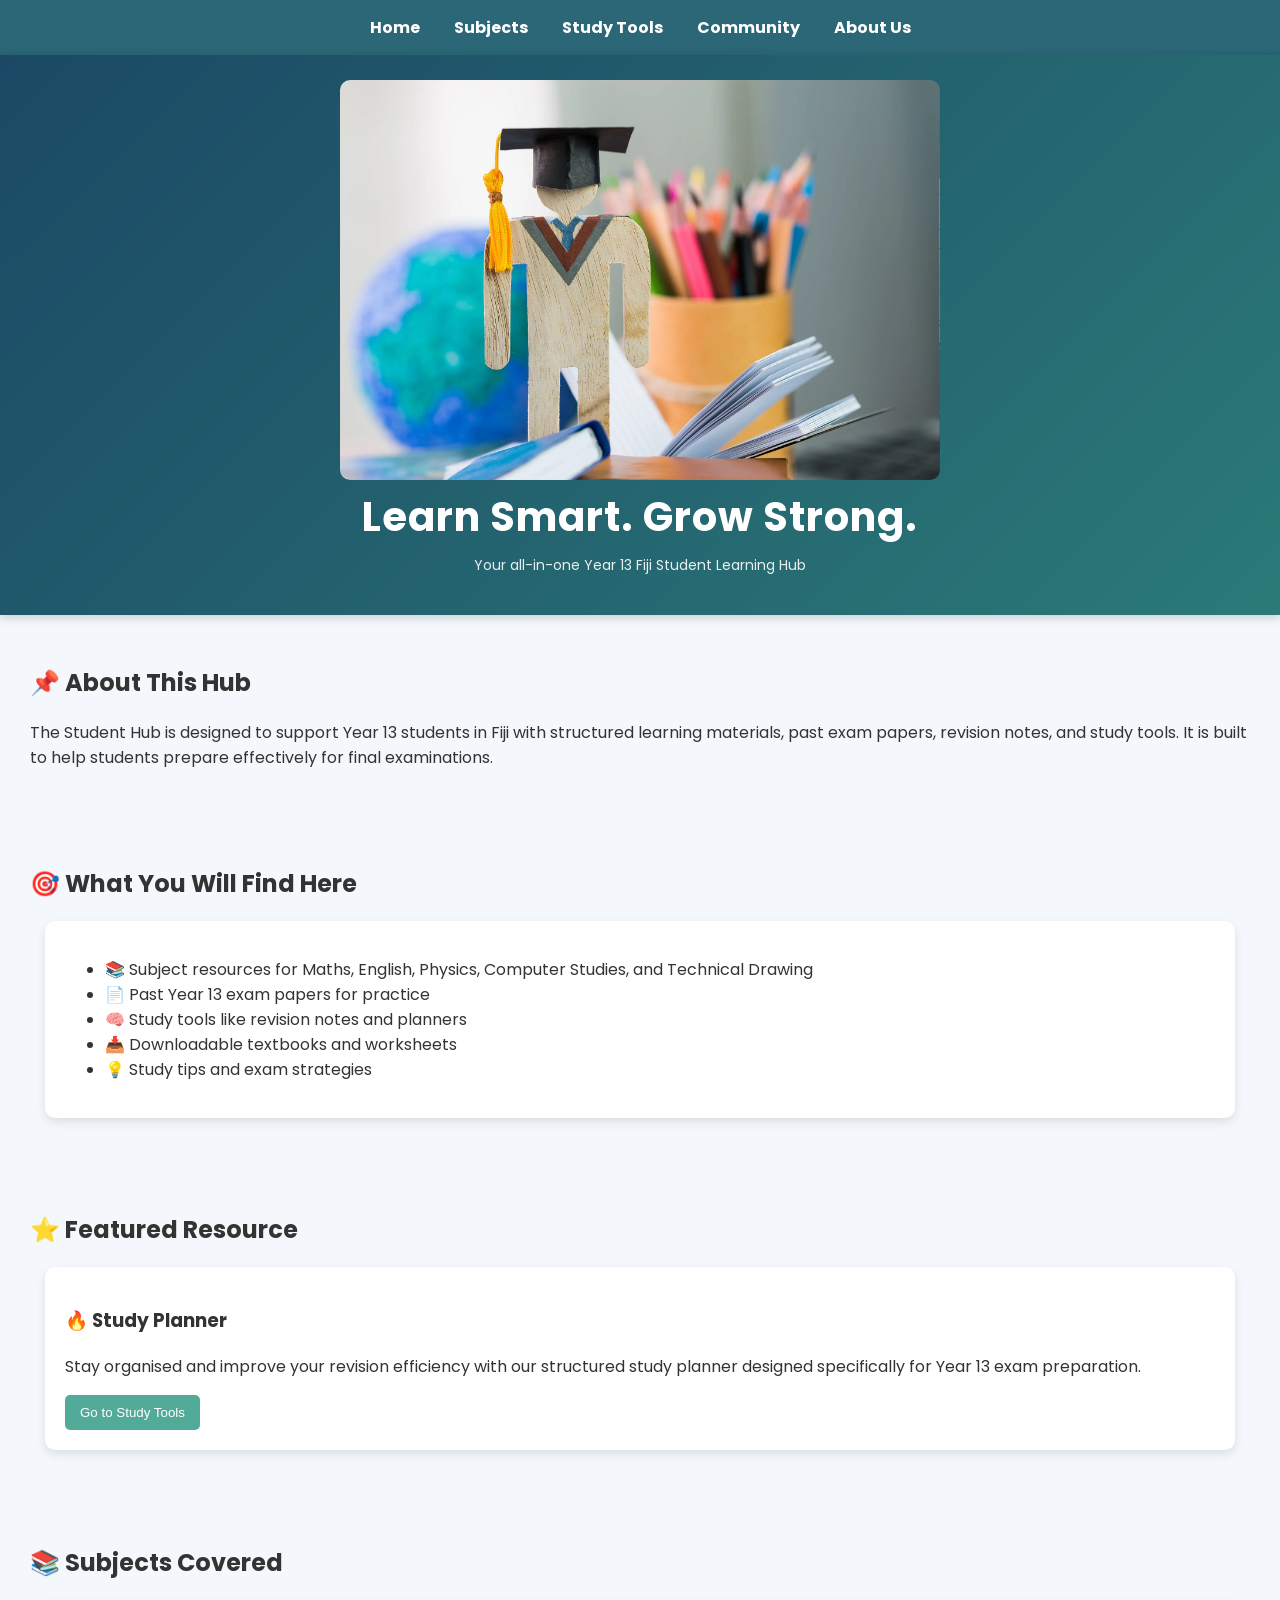
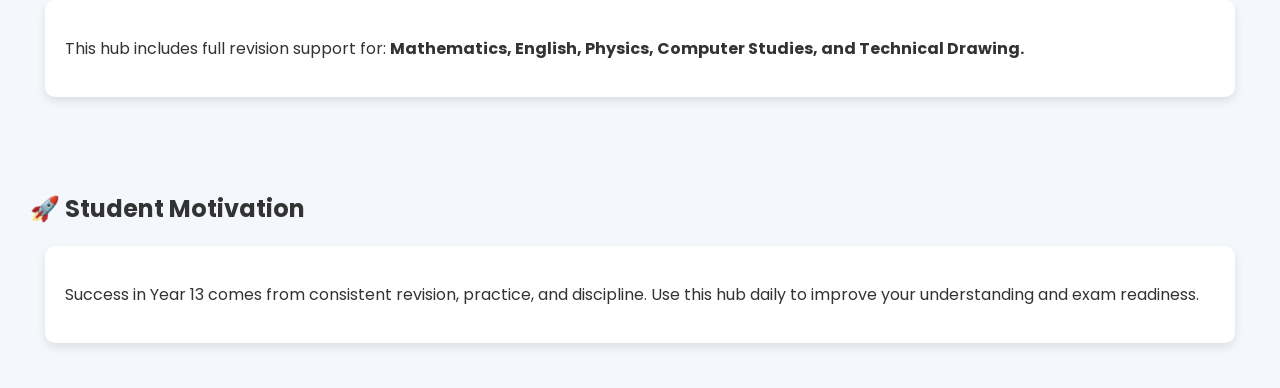
<file: index.html>
<!DOCTYPE html>
<html>
<head>
    <title>Student Hub</title>
    <meta name="viewport" content="width=device-width, initial-scale=1.0">
    <link rel="stylesheet" href="style.css">

    <script>
    window.onload = function () {

        let slides = document.getElementsByClassName("slide");
        let index = 0;

        function showNext() {
            slides[index].classList.remove("active");
            index = (index + 1) % slides.length;
            slides[index].classList.add("active");
        }

        setInterval(showNext, 3000);
    };
    </script>
</head>

<body>

<!-- NAV -->
<nav>
    <a href="index.html">Home</a>
    <a href="subjects.html">Subjects</a>
    <a href="studytools.html">Study Tools</a>
    <a href="community.html">Community</a>
    <a href="about.html">About Us</a>
</nav>

<!-- HERO -->
<header>

    <div class="carousel">
        <img src="images/02.webp" class="slide active">
        <img src="images/03.jpg" class="slide">
        <img src="images/04.jpeg" class="slide">
    </div>

    <h1>Learn Smart. Grow Strong.</h1>
    <p>Your all-in-one Year 13 Fiji Student Learning Hub</p>

</header>

<!-- INTRO -->
<section>

    <h2>📌 About This Hub</h2>

    <p>
        The Student Hub is designed to support Year 13 students in Fiji with structured
        learning materials, past exam papers, revision notes, and study tools.
        It is built to help students prepare effectively for final examinations.
    </p>

</section>

<!-- WHAT YOU GET -->
<section>

    <h2>🎯 What You Will Find Here</h2>

    <div class="card">

        <ul>
            <li>📚 Subject resources for Maths, English, Physics, Computer Studies, and Technical Drawing</li>
            <li>📄 Past Year 13 exam papers for practice</li>
            <li>🧠 Study tools like revision notes and planners</li>
            <li>📥 Downloadable textbooks and worksheets</li>
            <li>💡 Study tips and exam strategies</li>
        </ul>

    </div>

</section>

<!-- FEATURED -->


<section>

    <h2>⭐ Featured Resource</h2>

    <div class="card">

        <h3>🔥 Study Planner</h3>
        <p>
            Stay organised and improve your revision efficiency with our structured study planner
            designed specifically for Year 13 exam preparation.
        </p>

        <button onclick="window.location.href='studytools.html'">
            Go to Study Tools
        </button>

    </div>

</section>

<!-- SUBJECT PREVIEW -->
<section>

    <h2>📚 Subjects Covered</h2>

    <div class="card">

        <p>
            This hub includes full revision support for:
            <b>Mathematics, English, Physics, Computer Studies, and Technical Drawing.</b>
        </p>

    </div>

</section>

<!-- MOTIVATION -->
<section>

    <h2>🚀 Student Motivation</h2>

    <div class="card">

        <p>
            Success in Year 13 comes from consistent revision, practice, and discipline.
            Use this hub daily to improve your understanding and exam readiness.
        </p>

    </div>

</section>

<!-- TOP BUTTON -->
<button id="topBtn" onclick="topFunction()">↑</button>

<script>
let topBtn = document.getElementById("topBtn");

window.onscroll = function() {
    if (document.documentElement.scrollTop > 100) {
        topBtn.style.display = "block";
    } else {
        topBtn.style.display = "none";
    }
};

function topFunction() {
    document.documentElement.scrollTop = 0;
}
</script>

</body>
</html>
</file>
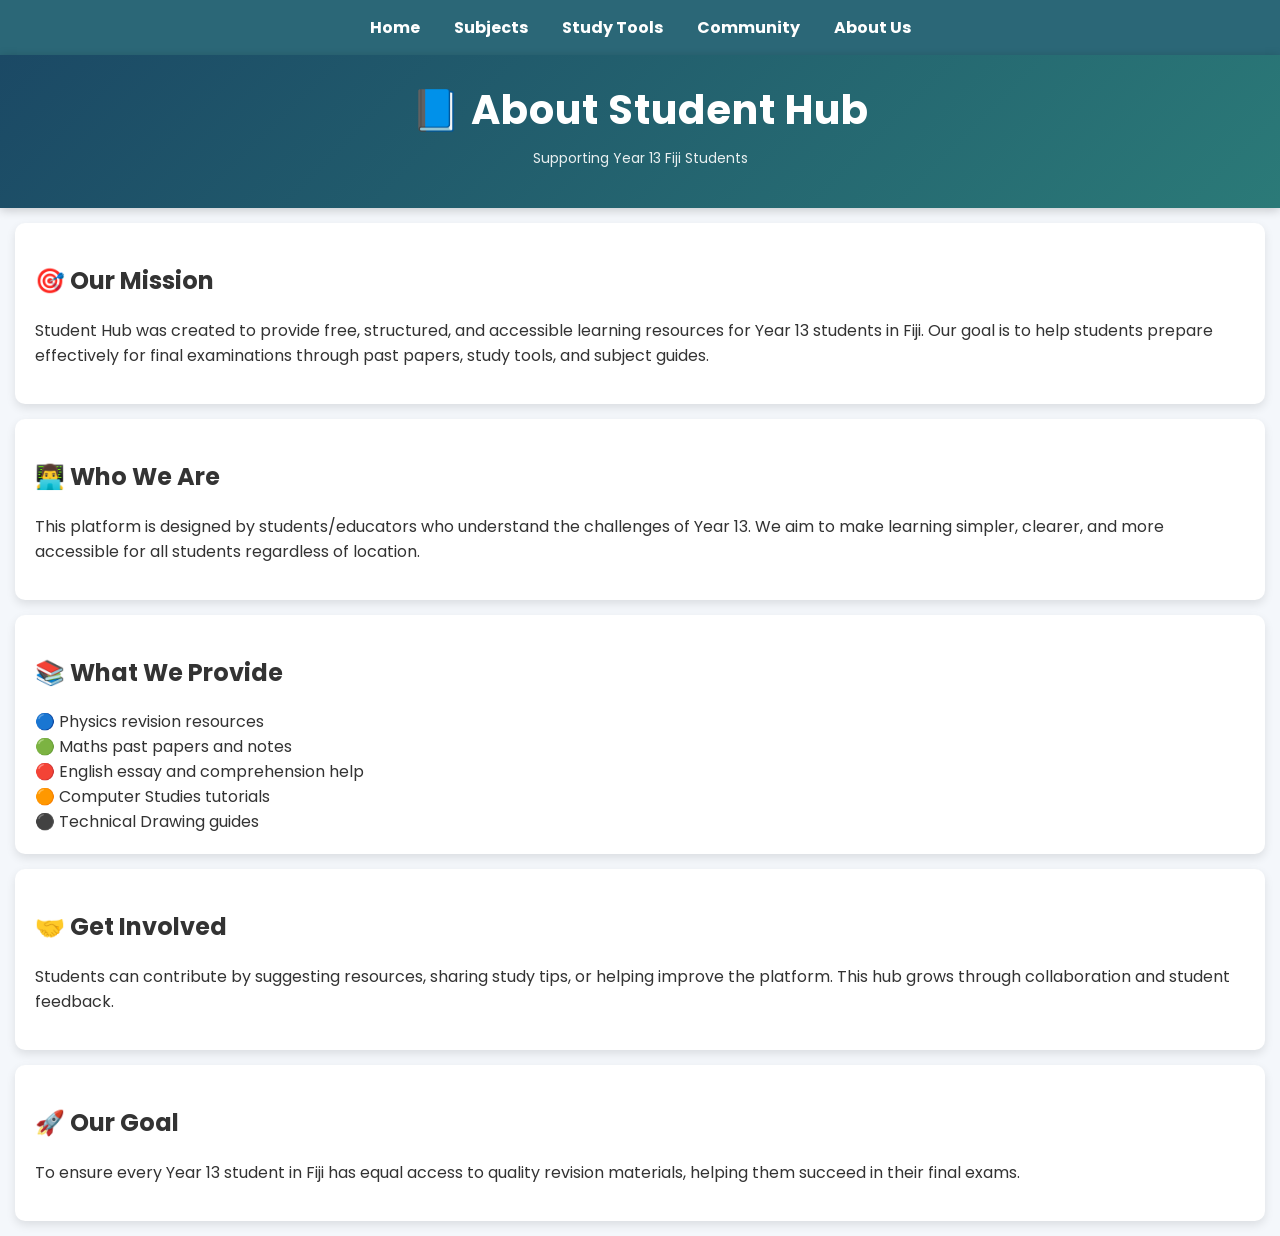
<file: about.html>
<!DOCTYPE html>
<html>
<head>
    <title>About Us - Student Hub</title>
    <meta name="viewport" content="width=device-width, initial-scale=1.0">
    <link rel="stylesheet" href="style.css">
</head>

<body>

<!-- NAV -->
<nav>
    <a href="index.html">Home</a>
    <a href="subjects.html">Subjects</a>
    <a href="studytools.html">Study Tools</a>
    <a href="community.html">Community</a>
    <a href="about.html">About Us</a>
</nav>

<!-- HEADER -->
<header>
    <h1>📘 About Student Hub</h1>
    <p>Supporting Year 13 Fiji Students</p>
</header>

<!-- ABOUT INTRO -->
<section class="card">

    <h2>🎯 Our Mission</h2>

    <p>
        Student Hub was created to provide free, structured, and accessible learning resources
        for Year 13 students in Fiji. Our goal is to help students prepare effectively for final
        examinations through past papers, study tools, and subject guides.
    </p>

</section>

<!-- WHO CREATED IT -->
<section class="card">

    <h2>👨‍💻 Who We Are</h2>

    <p>
        This platform is designed by students/educators who understand the challenges of Year 13.
        We aim to make learning simpler, clearer, and more accessible for all students regardless of location.
    </p>

</section>

<!-- WHAT WE OFFER -->
<section class="card">

    <h2>📚 What We Provide</h2>

    🔵 Physics revision resources<br>
    🟢 Maths past papers and notes<br>
    🔴 English essay and comprehension help<br>
    🟠 Computer Studies tutorials<br>
    ⚫ Technical Drawing guides<br>

</section>

<!-- CONTRIBUTION -->
<section class="card">

    <h2>🤝 Get Involved</h2>

    <p>
        Students can contribute by suggesting resources, sharing study tips, or helping improve
        the platform. This hub grows through collaboration and student feedback.
    </p>

</section>

<!-- PURPOSE -->
<section class="card">

    <h2>🚀 Our Goal</h2>

    <p>
        To ensure every Year 13 student in Fiji has equal access to quality revision materials,
        helping them succeed in their final exams.
    </p>

</section>

</body>
</html>

</section>
<button id="topBtn" onclick="topFunction()">↑</button>

<script>
let topBtn = document.getElementById("topBtn");

window.onscroll = function() {
    if (document.documentElement.scrollTop > 100) {
        topBtn.style.display = "block";
    } else {
        topBtn.style.display = "none";
    }
};

function topFunction() {
    document.documentElement.scrollTop = 0;
}
</script>
</body>
</html>
</file>
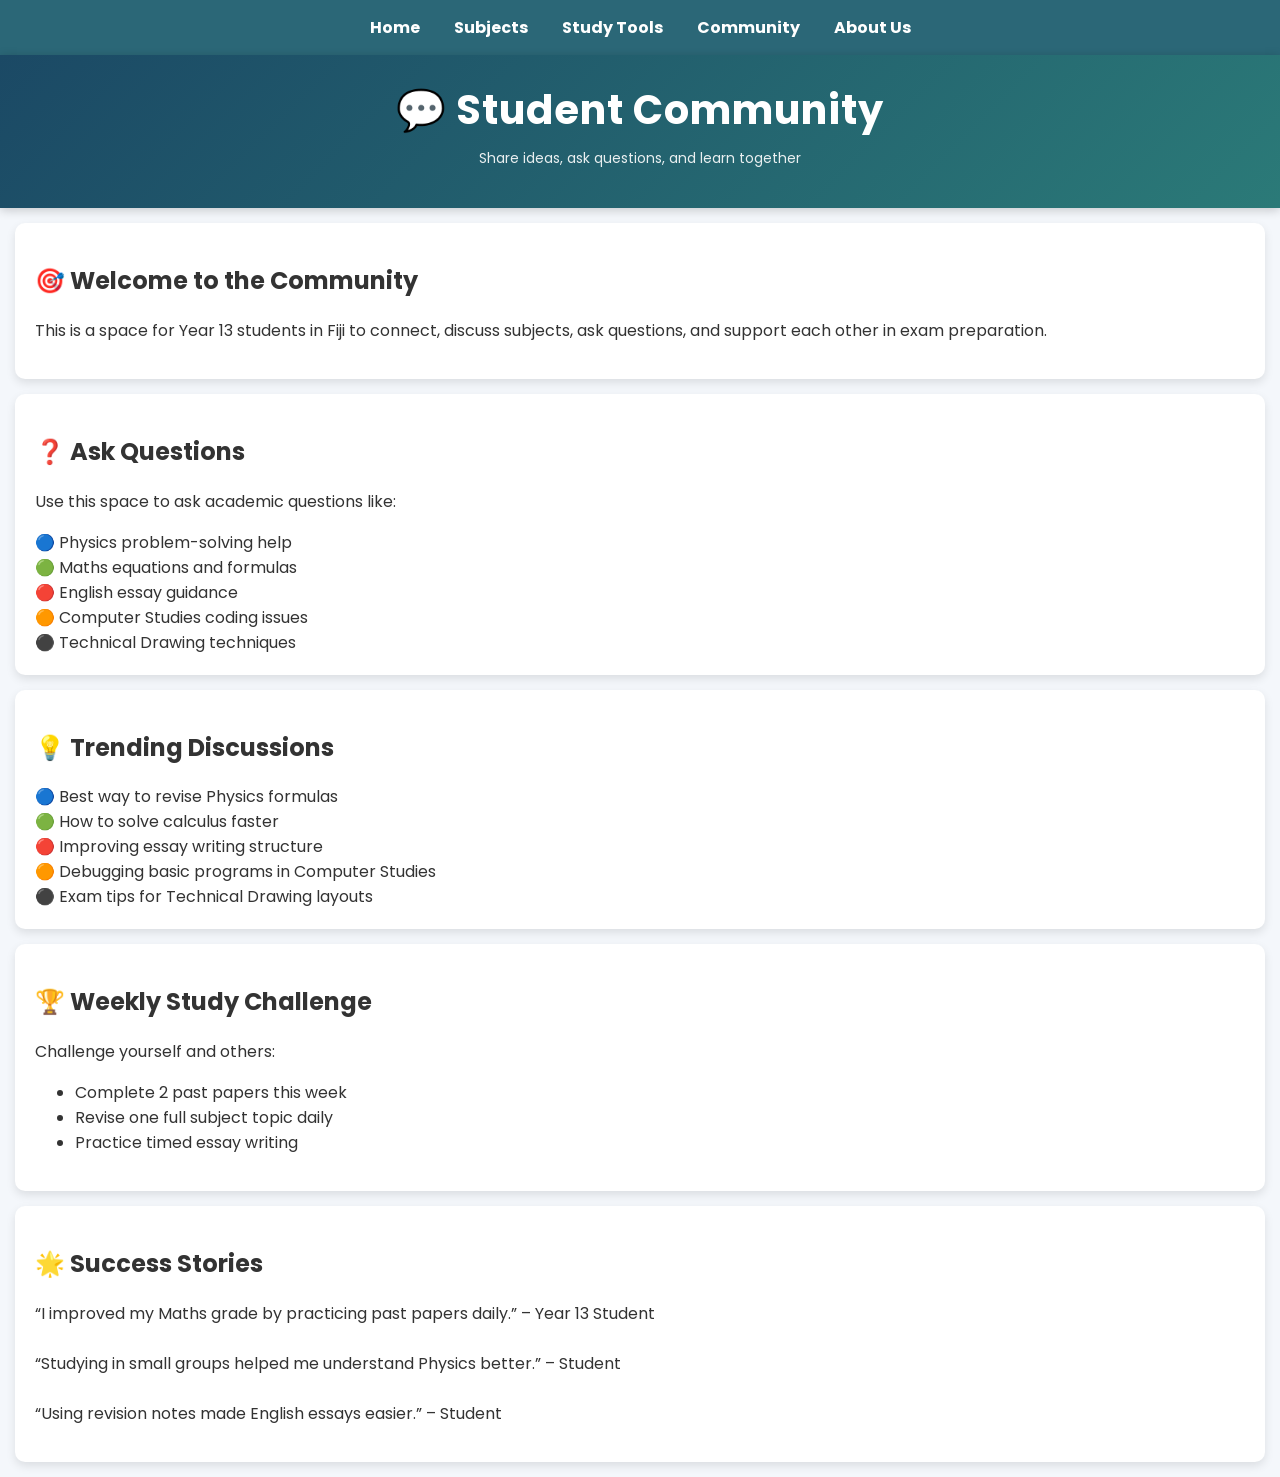
<file: community.html>
<!DOCTYPE html>
<html>
<head>
    <title>Community - Student Hub</title>
    <meta name="viewport" content="width=device-width, initial-scale=1.0">
    <link rel="stylesheet" href="style.css">
</head>

<body>

<!-- NAV -->
<nav>
    <a href="index.html">Home</a>
    <a href="subjects.html">Subjects</a>
    <a href="studytools.html">Study Tools</a>
    <a href="community.html">Community</a>
    <a href="about.html">About Us</a>
</nav>

<!-- HEADER -->
<header>
    <h1>💬 Student Community</h1>
    <p>Share ideas, ask questions, and learn together</p>
</header>

<!-- INTRO -->
<section class="card">

    <h2>🎯 Welcome to the Community</h2>

    <p>
        This is a space for Year 13 students in Fiji to connect, discuss subjects,
        ask questions, and support each other in exam preparation.
    </p>

</section>

<!-- QUESTIONS SECTION -->
<section class="card">

    <h2>❓ Ask Questions</h2>

    <p>
        Use this space to ask academic questions like:
    </p>

    🔵 Physics problem-solving help<br>
    🟢 Maths equations and formulas<br>
    🔴 English essay guidance<br>
    🟠 Computer Studies coding issues<br>
    ⚫ Technical Drawing techniques<br>

</section>

<!-- DISCUSSION TOPICS -->
<section class="card">

    <h2>💡 Trending Discussions</h2>

    🔵 Best way to revise Physics formulas<br>
    🟢 How to solve calculus faster<br>
    🔴 Improving essay writing structure<br>
    🟠 Debugging basic programs in Computer Studies<br>
    ⚫ Exam tips for Technical Drawing layouts<br>

</section>

<!-- CHALLENGES -->
<section class="card">

    <h2>🏆 Weekly Study Challenge</h2>

    <p>
        Challenge yourself and others:
    </p>

    <ul>
        <li>Complete 2 past papers this week</li>
        <li>Revise one full subject topic daily</li>
        <li>Practice timed essay writing</li>
    </ul>

</section>

<!-- SUCCESS STORIES -->
<section class="card">

    <h2>🌟 Success Stories</h2>

    <p>
        “I improved my Maths grade by practicing past papers daily.” – Year 13 Student<br><br>

        “Studying in small groups helped me understand Physics better.” – Student<br><br>

        “Using revision notes made English essays easier.” – Student
    </p>

</section>

</body>
</html>

</section>
<button id="topBtn" onclick="topFunction()">↑</button>

<script>
let topBtn = document.getElementById("topBtn");

window.onscroll = function() {
    if (document.documentElement.scrollTop > 100) {
        topBtn.style.display = "block";
    } else {
        topBtn.style.display = "none";
    }
};

function topFunction() {
    document.documentElement.scrollTop = 0;
}
</script>
</body>
</html>
</file>
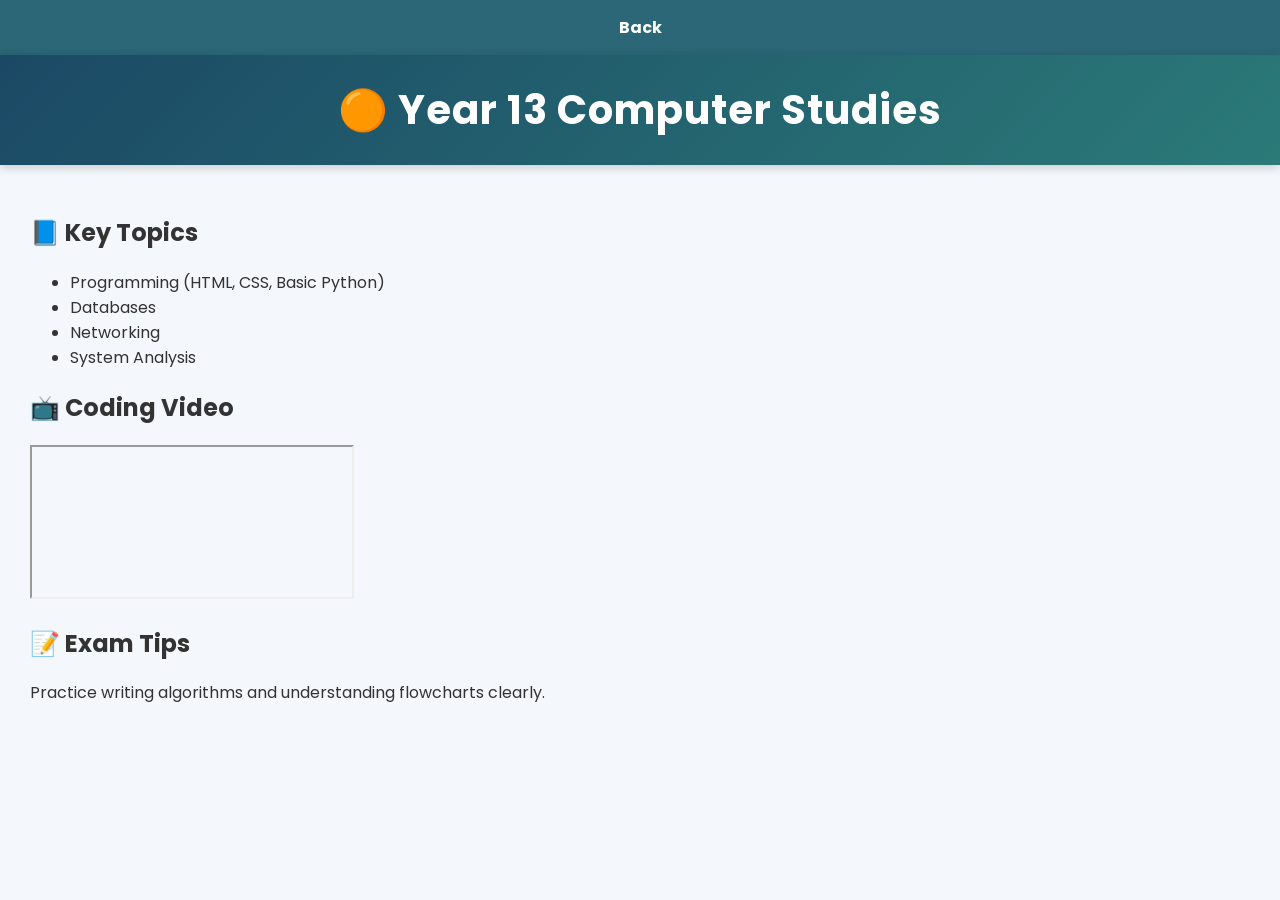
<file: computer.html>
<!DOCTYPE html>
<html>
<head>
    <title>Year 13 Computer Studies</title>
    <link rel="stylesheet" href="style.css">
</head>
<body>

<nav>
    <a href="subjects.html">Back</a>
</nav>

<header>
    <h1>🟠 Year 13 Computer Studies</h1>
</header>

<section>

<h2>📘 Key Topics</h2>
<ul>
    <li>Programming (HTML, CSS, Basic Python)</li>
    <li>Databases</li>
    <li>Networking</li>
    <li>System Analysis</li>
</ul>

<h2>📺 Coding Video</h2>
<iframe width="320" src="https://www.youtube.com/embed/8mAITcNt710"></iframe>

<h2>📝 Exam Tips</h2>
<p>Practice writing algorithms and understanding flowcharts clearly.</p>

</section>

</body>
</html>
</file>
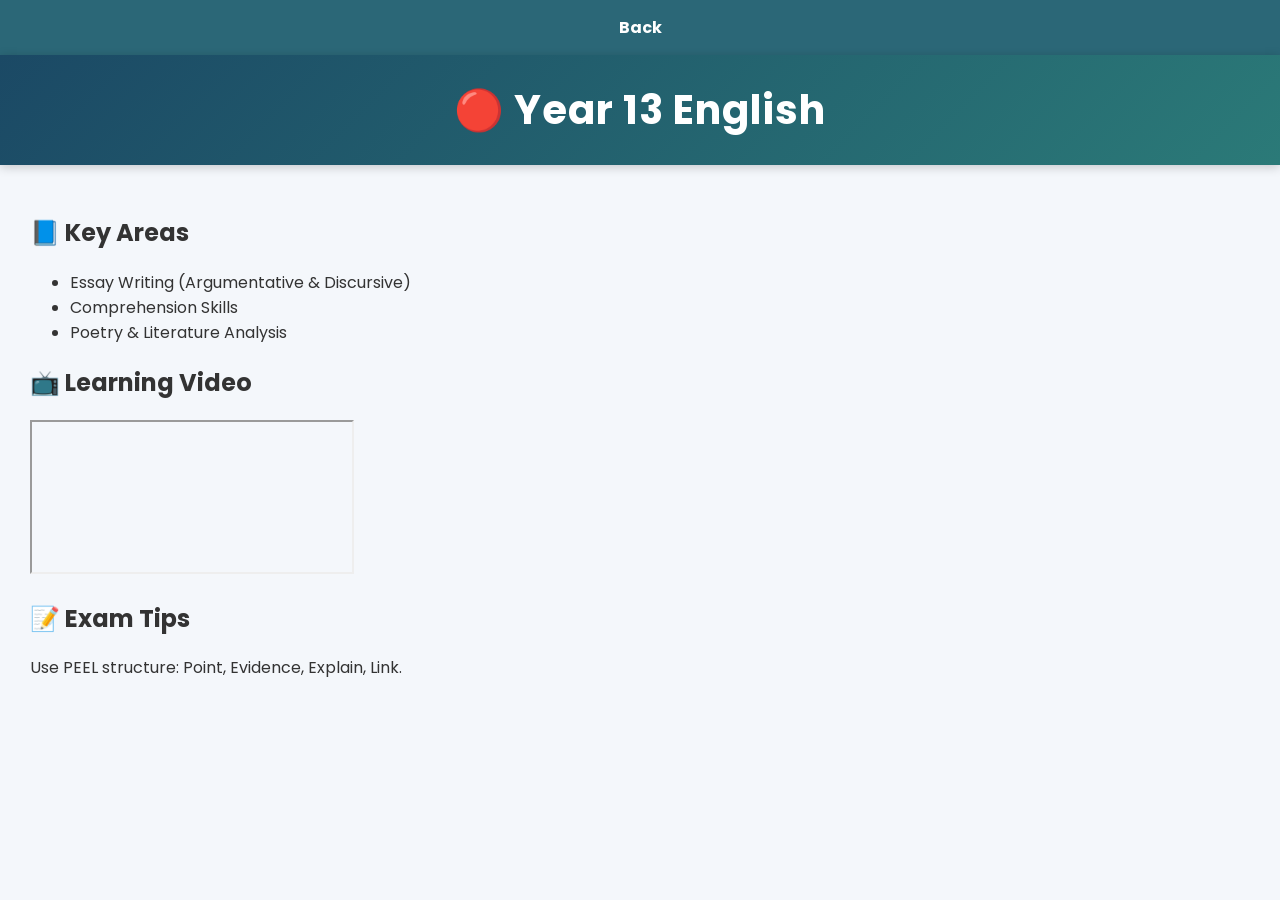
<file: english.html>
<!DOCTYPE html>
<html>
<head>
    <title>Year 13 English</title>
    <link rel="stylesheet" href="style.css">
</head>
<body>

<nav>
    <a href="subjects.html">Back</a>
</nav>

<header>
    <h1>🔴 Year 13 English</h1>
</header>

<section>

<h2>📘 Key Areas</h2>
<ul>
    <li>Essay Writing (Argumentative & Discursive)</li>
    <li>Comprehension Skills</li>
    <li>Poetry & Literature Analysis</li>
</ul>

<h2>📺 Learning Video</h2>
<iframe width="320" src="https://www.youtube.com/embed/3Kq1MIfTWCE"></iframe>

<h2>📝 Exam Tips</h2>
<p>Use PEEL structure: Point, Evidence, Explain, Link.</p>

</section>

</body>
</html>

</section>
<button id="topBtn" onclick="topFunction()">↑</button>

<script>
let topBtn = document.getElementById("topBtn");

window.onscroll = function() {
    if (document.documentElement.scrollTop > 100) {
        topBtn.style.display = "block";
    } else {
        topBtn.style.display = "none";
    }
};

function topFunction() {
    document.documentElement.scrollTop = 0;
}
</script>
</body>
</html>
</file>
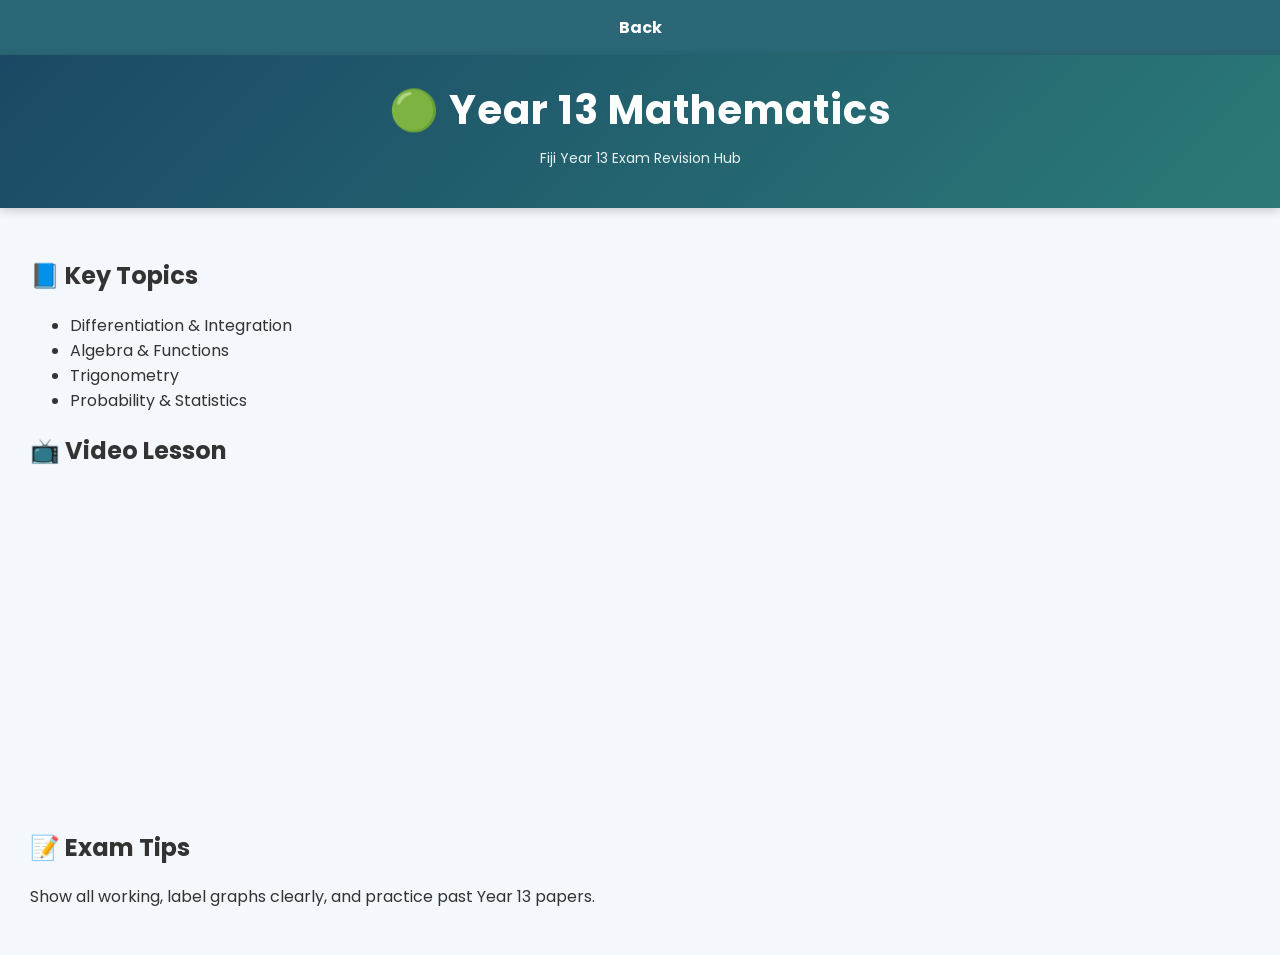
<file: maths.html>
<!DOCTYPE html>
<html>
<head>
    <title>Year 13 Mathematics</title>
    <link rel="stylesheet" href="style.css">
</head>

<body>

<nav>
    <a href="subjects.html">Back</a>
</nav>

<header>
    <h1>🟢 Year 13 Mathematics</h1>
    <p>Fiji Year 13 Exam Revision Hub</p>
</header>

<section>

<h2>📘 Key Topics</h2>
<ul>
    <li>Differentiation & Integration</li>
    <li>Algebra & Functions</li>
    <li>Trigonometry</li>
    <li>Probability & Statistics</li>
</ul>

<h2>📺 Video Lesson</h2>
<iframe width="560" height="315"
src="https://www.youtube.com/embed/dQw4w9WgXcQ"
title="Maths Revision Video"
frameborder="0"
allowfullscreen>
</iframe>

<h2>📝 Exam Tips</h2>
<p>Show all working, label graphs clearly, and practice past Year 13 papers.</p>

</section>

</body>
</html>

</section>
<button id="topBtn" onclick="topFunction()">↑</button>

<script>
let topBtn = document.getElementById("topBtn");

window.onscroll = function() {
    if (document.documentElement.scrollTop > 100) {
        topBtn.style.display = "block";
    } else {
        topBtn.style.display = "none";
    }
};

function topFunction() {
    document.documentElement.scrollTop = 0;
}
</script>
</body>
</html>
</file>
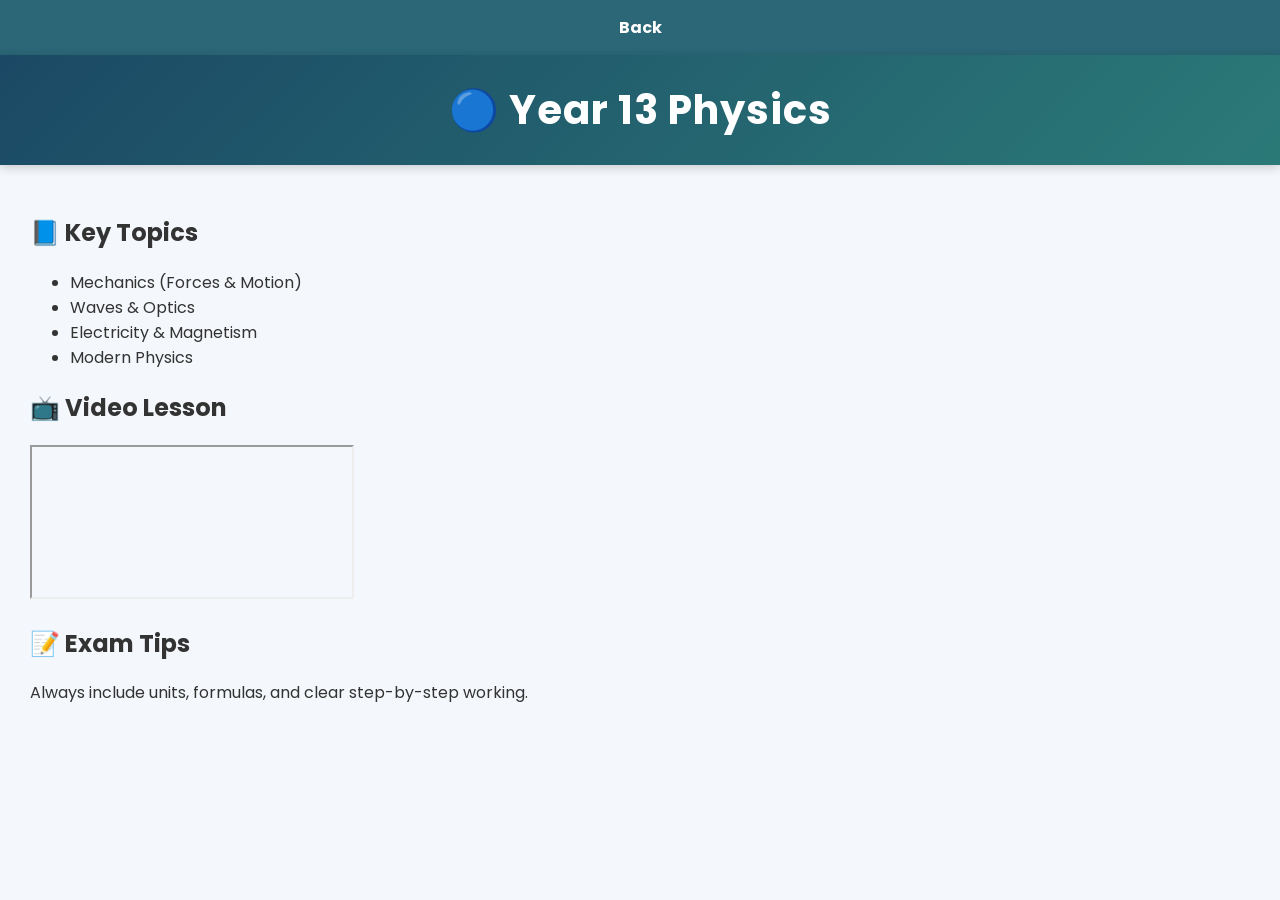
<file: physics.html>
<!DOCTYPE html>
<html>
<head>
    <title>Year 13 Physics</title>
    <link rel="stylesheet" href="style.css">
</head>
<body>

<nav>
    <a href="subjects.html">Back</a>
</nav>

<header>
    <h1> 🔵 Year 13 Physics</h1>
</header>

<section>

<h2>📘 Key Topics</h2>
<ul>
    <li>Mechanics (Forces & Motion)</li>
    <li>Waves & Optics</li>
    <li>Electricity & Magnetism</li>
    <li>Modern Physics</li>
</ul>

<h2>📺 Video Lesson</h2>
<iframe width="320" src="https://www.youtube.com/embed/Za9O7yX3z0c"></iframe>

<h2>📝 Exam Tips</h2>
<p>Always include units, formulas, and clear step-by-step working.</p>

</section>

</body>
</html>

</section>
<button id="topBtn" onclick="topFunction()">↑</button>

<script>
let topBtn = document.getElementById("topBtn");

window.onscroll = function() {
    if (document.documentElement.scrollTop > 100) {
        topBtn.style.display = "block";
    } else {
        topBtn.style.display = "none";
    }
};

function topFunction() {
    document.documentElement.scrollTop = 0;
}
</script>
</body>
</html>
</file>
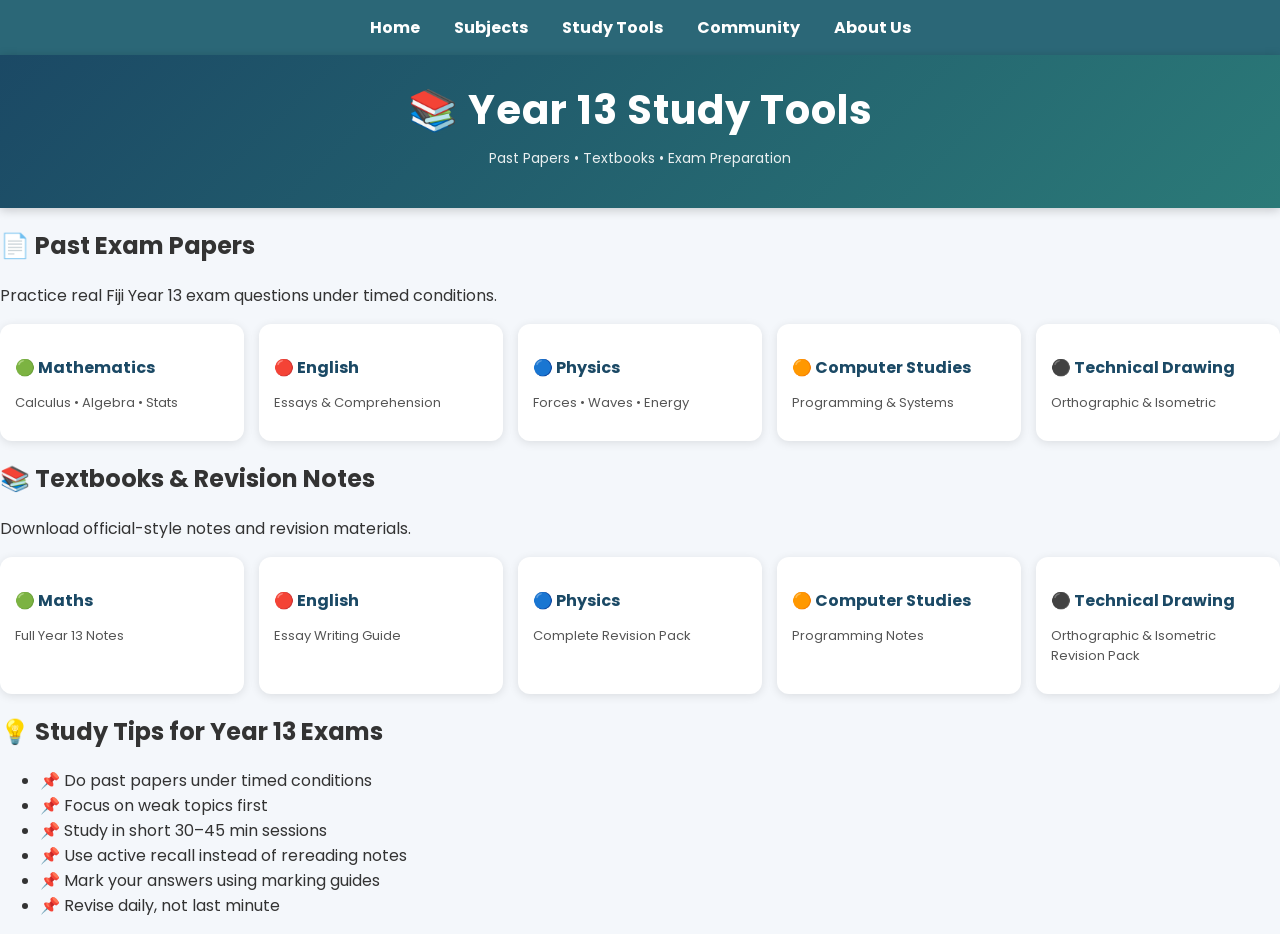
<file: studytools.html>
<!DOCTYPE html>
<html>
<head>
    <title>Year 13 Study Tools</title>
    <meta name="viewport" content="width=device-width, initial-scale=1.0">
    <link rel="stylesheet" href="style.css">
</head>

<body>

<!-- NAV -->
<nav>
    <a href="index.html">Home</a>
    <a href="subjects.html">Subjects</a>
    <a href="studytools.html">Study Tools</a>
    <a href="community.html">Community</a>
    <a href="about.html">About Us</a>
</nav>

<!-- HEADER -->
<header>
    <h1>📚 Year 13 Study Tools</h1>
    <p>Past Papers • Textbooks • Exam Preparation</p>
</header>

<!-- 📄 PAST PAPERS (FIRST) -->
<div class="tool-section">

    <h2>📄 Past Exam Papers</h2>
    <p>Practice real Fiji Year 13 exam questions under timed conditions.</p>

    <div class="card-grid">

        <a class="study-card" href="maths-pastpapers.html">
            <h3>🟢 Mathematics</h3>
            <p>Calculus • Algebra • Stats</p>
        </a>

        <a class="study-card" href="english-pastpapers.html">
            <h3>🔴 English</h3>
            <p>Essays & Comprehension</p>
        </a>

        <a class="study-card" href="physics-pastpapers.html">
            <h3>🔵 Physics</h3>
            <p>Forces • Waves • Energy</p>
        </a>

        <a class="study-card" href="computer-pastpapers.html">
            <h3>🟠 Computer Studies</h3>
            <p>Programming & Systems</p>
        </a>

        <a class="study-card" href="techdrawing-pastpapers.html">
            <h3>⚫ Technical Drawing</h3>
            <p>Orthographic & Isometric</p>
        </a>

    </div>
</div>

<!-- 📚 TEXTBOOKS (SECOND) -->
<div class="tool-section">

    <h2>📚 Textbooks & Revision Notes</h2>
    <p>Download official-style notes and revision materials.</p>

   <div class="card-grid">

    <a class="study-card" href="resources/maths.pdf" download>
        <h3>🟢 Maths</h3>
        <p>Full Year 13 Notes</p>
    </a>

    <a class="study-card" href="resources/english.pdf" download>
        <h3>🔴 English</h3>
        <p>Essay Writing Guide</p>
    </a>

    <a class="study-card" href="resources/physics.pdf" download>
        <h3>🔵 Physics</h3>
        <p>Complete Revision Pack</p>
    </a>

    <a class="study-card" href="resources/computer.pdf" download>
        <h3>🟠 Computer Studies</h3>
        <p>Programming Notes</p>
    </a>

    <a class="study-card" href="resources/techdrawing.pdf" download>
        <h3>⚫ Technical Drawing</h3>
        <p>Orthographic & Isometric Revision Pack</p>
    </a>

</div> 


<!-- 💡 STUDY TIPS (THIRD) -->
<div class="tool-section">

    <h2>💡 Study Tips for Year 13 Exams</h2>

    <ul>
        <li>📌 Do past papers under timed conditions</li>
        <li>📌 Focus on weak topics first</li>
        <li>📌 Study in short 30–45 min sessions</li>
        <li>📌 Use active recall instead of rereading notes</li>
        <li>📌 Mark your answers using marking guides</li>
        <li>📌 Revise daily, not last minute</li>
    </ul>

</div>

</body>
</html>

</section>
<button id="topBtn" onclick="topFunction()">↑</button>

<script>
let topBtn = document.getElementById("topBtn");

window.onscroll = function() {
    if (document.documentElement.scrollTop > 100) {
        topBtn.style.display = "block";
    } else {
        topBtn.style.display = "none";
    }
};

function topFunction() {
    document.documentElement.scrollTop = 0;
}
</script>
</body>
</html>
</file>
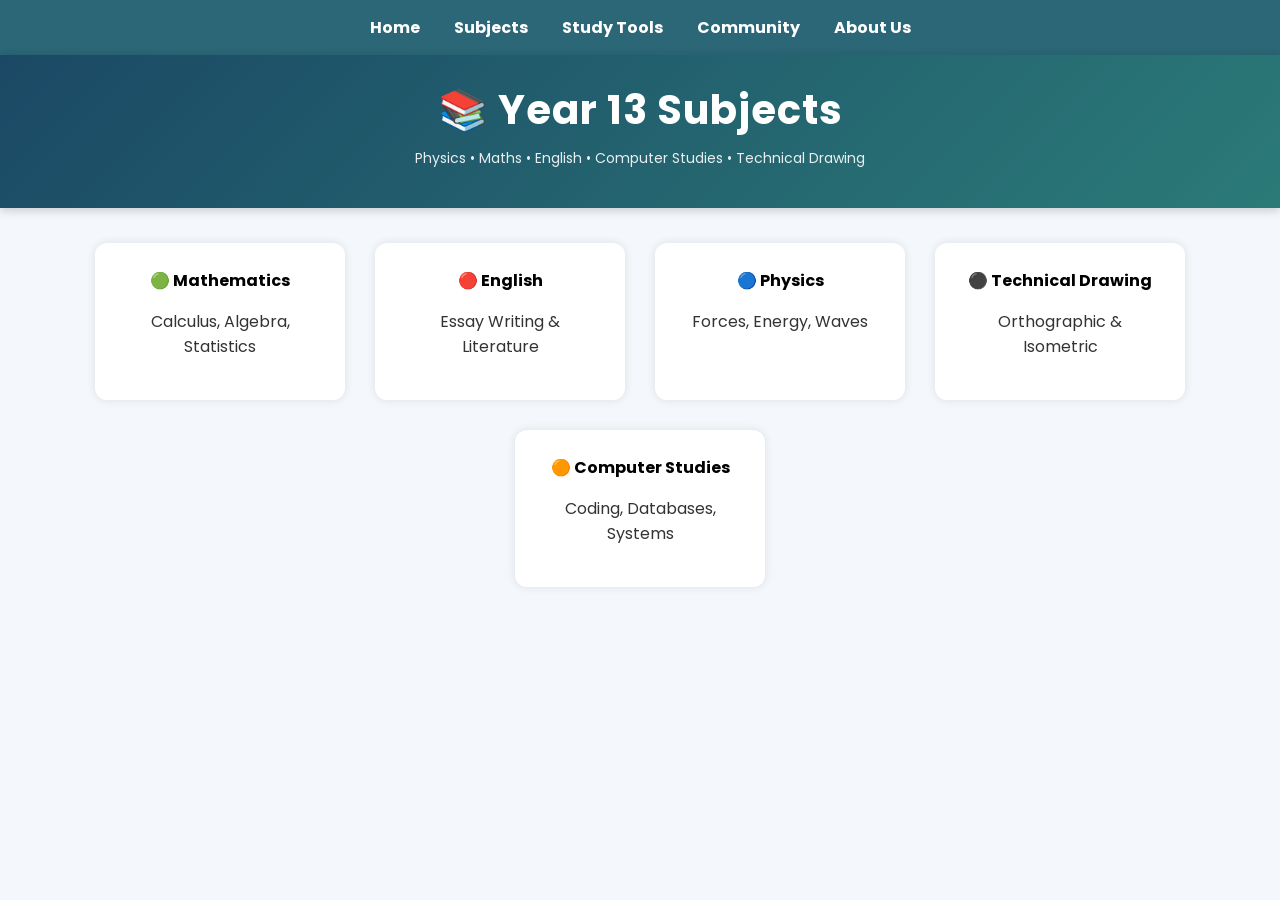
<file: subjects.html>
<!DOCTYPE html>
<html>
<head>
    <title>Year 13 Subjects</title>
    <meta name="viewport" content="width=device-width, initial-scale=1.0">
    <link rel="stylesheet" href="style.css">
</head>

    <style>
        /* Extra improvement for better card layout */
        .subjects-container {
            display: flex;
            flex-wrap: wrap;
            justify-content: center;
            padding: 20px;
        }

        .card {
            background: white;
            margin: 15px;
            padding: 25px;
            width: 200px;
            text-align: center;
            border-radius: 12px;
            box-shadow: 0 0 10px rgba(0,0,0,0.1);
            transition: 0.3s;
        }

        .card:hover {
            transform: scale(1.05);
            background: #62b6cb;
            color: white;
        }

        .card a {
            text-decoration: none;
            color: black;
            font-weight: bold;
            display: block;
        }

        .card:hover a {
            color: white;
        }

        #topBtn {
            display: none;
            position: fixed;
            bottom: 20px;
            right: 20px;
            padding: 10px;
            font-size: 18px;
            background: #1b4965;
            color: white;
            border: none;
            border-radius: 50%;
            cursor: pointer;
        }
    </style>
</head>

<body>

<!-- NAVIGATION -->
<nav>
    <a href="index.html">Home</a>
    <a href="subjects.html">Subjects</a>
    <a href="studytools.html">Study Tools</a>
    <a href="community.html">Community</a>
    <a href="about.html">About Us</a>
</nav>

<!-- HEADER -->
<header>
    <h1>📚 Year 13 Subjects</h1>
    <p>Physics • Maths • English • Computer Studies • Technical Drawing</p>
</header>

<!-- SUBJECT CARDS -->
<section class="subjects-container">

    <div class="card">
        <a href="maths.html">🟢 Mathematics</a>
        <p>Calculus, Algebra, Statistics</p>
    </div>

    <div class="card">
        <a href="english.html">🔴 English</a>
        <p>Essay Writing & Literature</p>
    </div>

    <div class="card">
        <a href="physics.html">🔵 Physics</a>
        <p>Forces, Energy, Waves</p>
    </div>

    <div class="card">
        <a href="techdrawing.html">⚫ Technical Drawing</a>
        <p>Orthographic & Isometric</p>
    </div>

    <div class="card">
        <a href="computer.html">🟠 Computer Studies</a>
        <p>Coding, Databases, Systems</p>
    </div>

</section>

<!-- BACK TO TOP BUTTON -->
<button id="topBtn" onclick="topFunction()">↑</button>

<script>
let topBtn = document.getElementById("topBtn");

window.onscroll = function() {
    if (document.documentElement.scrollTop > 100) {
        topBtn.style.display = "block";
    } else {
        topBtn.style.display = "none";
    }
};

function topFunction() {
    document.documentElement.scrollTop = 0;
}
</script>

</body>
</html>
</file>
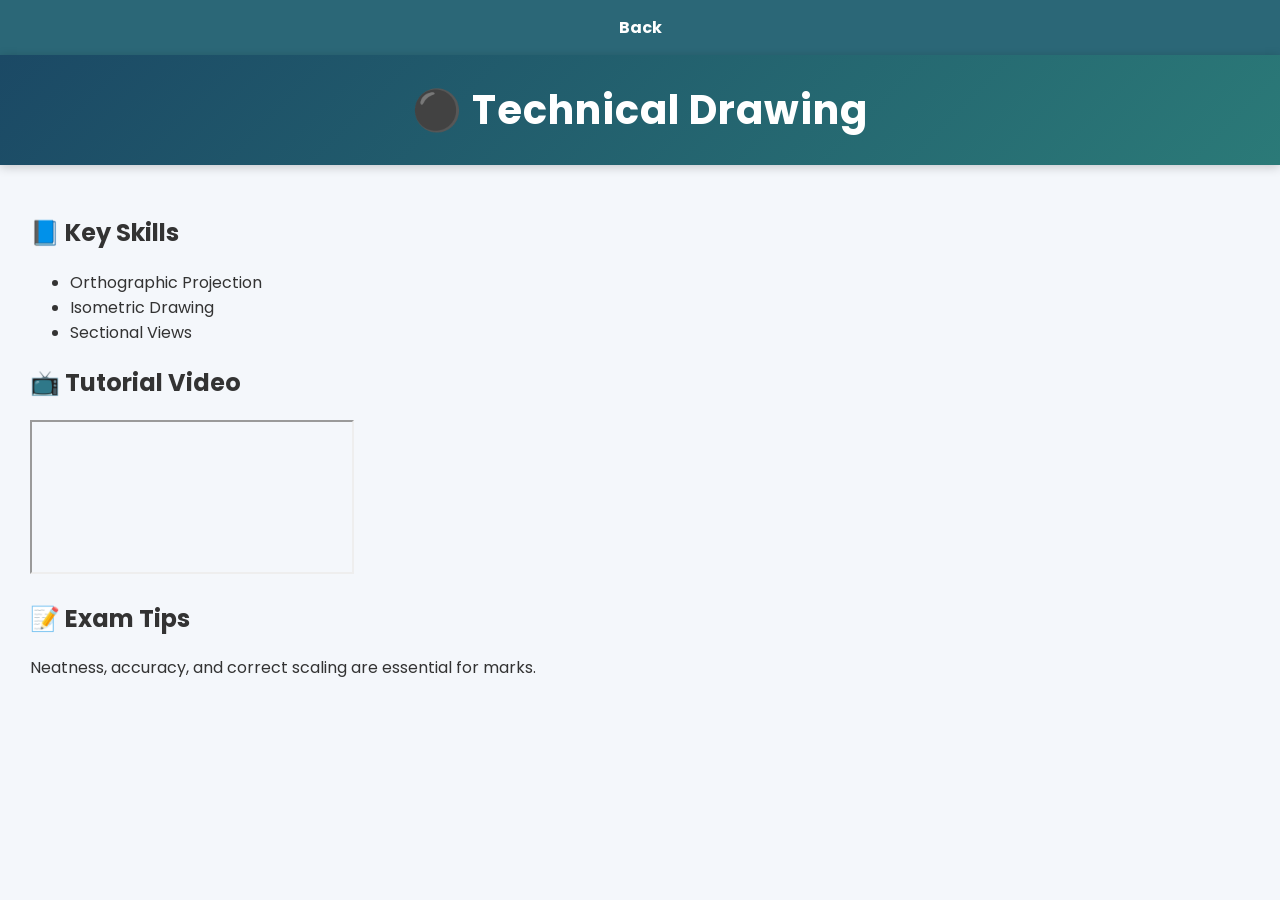
<file: technicaldrawing.html>
<!DOCTYPE html>
<html>
<head>
    <title>Year 13 Technical Drawing</title>
    <link rel="stylesheet" href="style.css">
</head>
<body>

<nav>
    <a href="subjects.html">Back</a>
</nav>

<header>
    <h1>⚫ Technical Drawing</h1>
</header>

<section>

<h2>📘 Key Skills</h2>
<ul>
    <li>Orthographic Projection</li>
    <li>Isometric Drawing</li>
    <li>Sectional Views</li>
</ul>

<h2>📺 Tutorial Video</h2>
<iframe width="320" src="https://www.youtube.com/embed/8Q8f4k6z7Xg"></iframe>

<h2>📝 Exam Tips</h2>
<p>Neatness, accuracy, and correct scaling are essential for marks.</p>

</section>

</body>
</html>
</file>
<file: style.css>
/* Google Font */
@import url('https://fonts.googleapis.com/css2?family=Poppins:wght@300;600&display=swap');

body {
    font-family: 'Poppins', sans-serif;
    margin: 0;
    background-color: #f4f7fb;
    color: #333;
}

/* NAVBAR */
nav {
    background-color: #2b6777;
    padding: 15px;
    text-align: center;
}

nav a {
    color: white;
    margin: 15px;
    text-decoration: none;
    font-weight: bold;
}

nav a:hover {
    color: #c8d8e4;
}

/* HEADER */
header {
    background: linear-gradient(135deg, #1b4965, #2b7a78);
    color: white;
    text-align: center;
    padding: 25px 15px;
    box-shadow: 0 2px 10px rgba(0,0,0,0.2);
}

header h1 {
    margin: 0;
    font-size: 28px;
    letter-spacing: 1px;
}

header p {
    margin-top: 8px;
    font-size: 14px;
    opacity: 0.9;
}

header h1 {
    font-size: 40px;
}

/* SECTION */
section {
    padding: 30px;
}

/* CARD STYLE */
.card {
    background: white;
    padding: 20px;
    margin: 15px;
    border-radius: 10px;
    box-shadow: 0px 4px 10px rgba(0,0,0,0.1);
}

/* BUTTON */
button {
    background-color: #52ab98;
    border: none;
    padding: 10px 15px;
    color: white;
    border-radius: 5px;
    cursor: pointer;
}

button:hover {
    background-color: #2b6777;
}

/* RESPONSIVE */
@media (max-width: 600px) {
    header h1 {
        font-size: 25px;
    }
}
/* NAVBAR HOVER EFFECT */
nav a {
    transition: 0.3s;
}

nav a:hover {
    background-color: #52ab98;
    padding: 8px;
    border-radius: 5px;
}

/* BUTTON HOVER ANIMATION */
button {
    transition: transform 0.3s, background 0.3s;
}

button:hover {
    transform: scale(1.1);
}

/* BACK TO TOP BUTTON */
#topBtn {
    position: fixed;
    bottom: 20px;
    right: 20px;
    display: none;
    background-color: #2b6777;
    color: white;
    border: none;
    padding: 10px;
    border-radius: 50%;
    cursor: pointer;
}

.carousel {
    width: 80%;
    max-width: 600px;
    margin: auto;
    position: relative;
}

/* all images stacked on top of each other */
.slide {
    width: 100%;
    border-radius: 10px;
    position: absolute;
    top: 0;
    left: 0;

    opacity: 0;
    transition: opacity 1s ease-in-out;
}

/* visible image */
.slide.active {
    opacity: 1;
    position: relative;
}

/* ===== STUDY TOOL CARDS ===== */

.card-grid {
    display: grid;
    grid-template-columns: repeat(auto-fit, minmax(170px, 1fr));
    gap: 15px;
    margin-top: 15px;
}

.study-card {
    background: white;
    padding: 15px;
    border-radius: 12px;
    text-decoration: none;
    color: #1b4965;
    box-shadow: 0 2px 10px rgba(0,0,0,0.1);
    transition: 0.3s ease;
}

.study-card h3 {
    font-size: 16px;
    margin-bottom: 6px;
}

.study-card p {
    font-size: 13px;
    color: #555;
}

.study-card:hover {
    transform: translateY(-6px);
    background: #2b7a78;
    color: white;
}

.study-card:hover p {
    color: #e0f7f6;
}

/* ===== MOBILE RESPONSIVE ===== */
@media screen and (max-width: 768px) {

    .card-grid {
        grid-template-columns: 1fr;
    }

    .study-card {
        text-align: center;
    }
}
</file>
